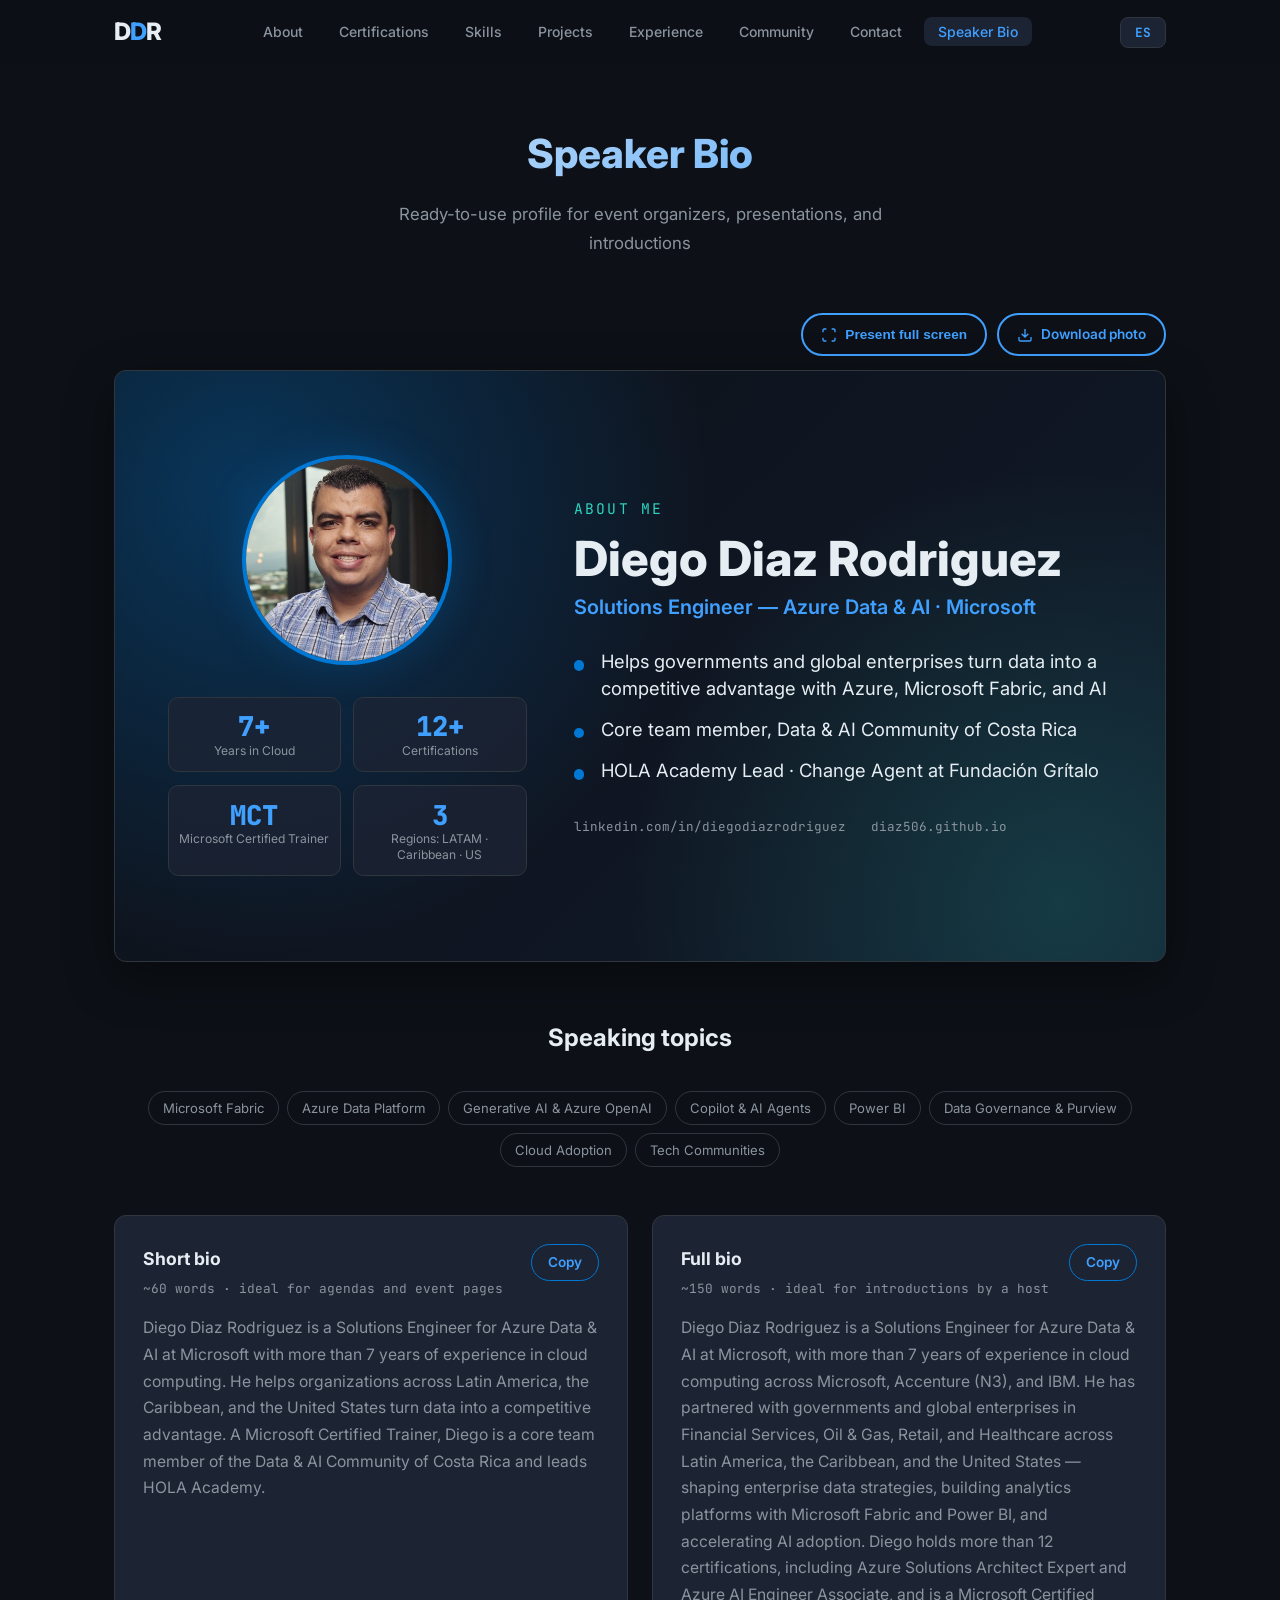
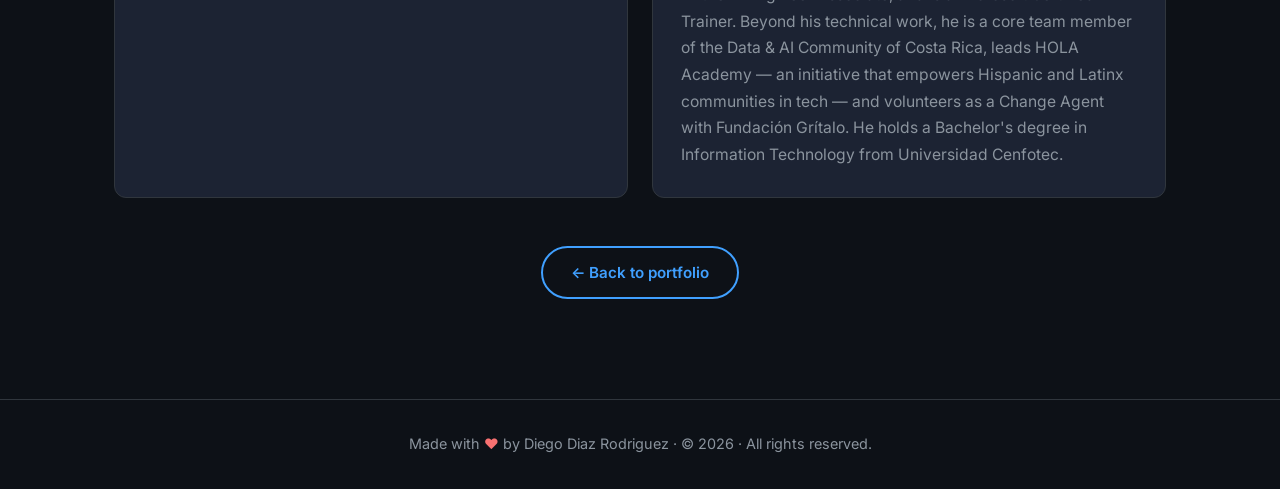
<file: bio.html>
<!DOCTYPE html>
<html lang="en" data-lang="en">
<head>
  <meta charset="UTF-8" />
  <meta name="viewport" content="width=device-width, initial-scale=1.0" />
  <title>Speaker Bio — Diego Diaz Rodriguez</title>
  <meta name="description" content="Speaker bio for Diego Diaz Rodriguez — Solutions Engineer, Azure Data & AI at Microsoft. Ready-to-use bios and an About Me slide for events and presentations." />
  <meta property="og:title" content="Speaker Bio — Diego Diaz Rodriguez" />
  <meta property="og:description" content="Ready-to-use speaker bio and About Me slide for events and presentations." />
  <meta property="og:type" content="profile" />
  <meta property="og:url" content="https://diaz506.github.io/bio.html" />
  <meta name="theme-color" content="#0d1117" />
  <link rel="preconnect" href="https://fonts.googleapis.com" />
  <link rel="preconnect" href="https://fonts.gstatic.com" crossorigin />
  <link href="https://fonts.googleapis.com/css2?family=Inter:wght@300;400;500;600;700;800&family=JetBrains+Mono:wght@400;500&display=swap" rel="stylesheet" />
  <link rel="stylesheet" href="css/style.css" />
  <link rel="icon" type="image/svg+xml" href="assets/favicon.svg" />
</head>
<body class="bio-page">

  <a href="#bio" class="skip-link">Skip to content</a>

  <!-- ═══════════════ NAVIGATION ═══════════════ -->
  <nav class="navbar scrolled" id="navbar">
    <div class="nav-container">
      <a href="index.html" class="nav-logo">D<span class="accent">D</span>R</a>
      <ul class="nav-links" id="nav-links">
        <li><a href="index.html#about" data-i18n="nav.about">About</a></li>
        <li><a href="index.html#certs" data-i18n="nav.certs">Certifications</a></li>
        <li><a href="index.html#skills" data-i18n="nav.skills">Skills</a></li>
        <li><a href="index.html#projects" data-i18n="nav.projects">Projects</a></li>
        <li><a href="index.html#experience" data-i18n="nav.experience">Experience</a></li>
        <li><a href="index.html#community" data-i18n="nav.community">Community</a></li>
        <li><a href="index.html#contact" data-i18n="nav.contact">Contact</a></li>
        <li><a href="bio.html" class="nav-bio active" aria-current="page" data-i18n="nav.bio">Speaker Bio</a></li>
      </ul>
      <div class="nav-actions">
        <button class="lang-toggle" id="lang-toggle" aria-label="Toggle language">
          <span data-i18n="lang_toggle">ES</span>
        </button>
        <button class="nav-hamburger" id="nav-hamburger" aria-label="Toggle menu" aria-expanded="false" aria-controls="nav-links">
          <span></span><span></span><span></span>
        </button>
      </div>
    </div>
  </nav>

  <main>
  <section class="section bio-section" id="bio">
    <div class="container">
      <h1 class="section-heading" data-i18n="bio.heading">Speaker Bio</h1>
      <p class="section-subtitle" data-i18n="bio.subtitle">Ready-to-use profile for event organizers, presentations, and introductions</p>

      <!-- ── About Me slide (16:9) ── -->
      <div class="bio-slide-toolbar">
        <button type="button" class="btn btn-outline btn-sm" id="bio-fullscreen">
          <svg viewBox="0 0 24 24" width="16" height="16" fill="none" stroke="currentColor" stroke-width="2" aria-hidden="true"><path d="M8 3H5a2 2 0 0 0-2 2v3M21 8V5a2 2 0 0 0-2-2h-3M3 16v3a2 2 0 0 0 2 2h3M16 21h3a2 2 0 0 0 2-2v-3"/></svg>
          <span data-i18n="bio.fullscreen">Present full screen</span>
        </button>
        <a href="assets/images/Photo.jpg" download="Diego-Diaz-Rodriguez.jpg" class="btn btn-outline btn-sm">
          <svg viewBox="0 0 24 24" width="16" height="16" fill="none" stroke="currentColor" stroke-width="2" aria-hidden="true"><path d="M21 15v4a2 2 0 0 1-2 2H5a2 2 0 0 1-2-2v-4M7 10l5 5 5-5M12 15V3"/></svg>
          <span data-i18n="bio.download_photo">Download photo</span>
        </a>
      </div>

      <div class="bio-slide" id="bio-slide">
        <div class="bio-slide-inner">
          <div class="bio-slide-left">
            <div class="bio-slide-avatar">
              <img src="assets/images/Photo.jpg" alt="Diego Diaz Rodriguez" />
            </div>
            <div class="bio-slide-stats">
              <div class="bio-stat"><span class="bio-stat-number" data-i18n="bio.stat1_number">7+</span><span class="bio-stat-label" data-i18n="bio.stat1_label">Years in Cloud</span></div>
              <div class="bio-stat"><span class="bio-stat-number" data-i18n="bio.stat2_number">12+</span><span class="bio-stat-label" data-i18n="bio.stat2_label">Certifications</span></div>
              <div class="bio-stat"><span class="bio-stat-number" data-i18n="bio.stat3_number">MCT</span><span class="bio-stat-label" data-i18n="bio.stat3_label">Microsoft Certified Trainer</span></div>
              <div class="bio-stat"><span class="bio-stat-number" data-i18n="bio.stat4_number">3</span><span class="bio-stat-label" data-i18n="bio.stat4_label">Regions: LATAM · Caribbean · US</span></div>
            </div>
          </div>
          <div class="bio-slide-right">
            <span class="bio-slide-label" data-i18n="bio.slide_label">About me</span>
            <h2 class="bio-slide-name" data-i18n="bio.slide_name">Diego Diaz Rodriguez</h2>
            <p class="bio-slide-title" data-i18n="bio.slide_title">Solutions Engineer — Azure Data &amp; AI · Microsoft</p>
            <ul class="bio-slide-points">
              <li data-i18n="bio.point1">Helps governments and global enterprises turn data into a competitive advantage with Azure, Microsoft Fabric, and AI</li>
              <li data-i18n="bio.point2">Core team member, Data &amp; AI Community of Costa Rica</li>
              <li data-i18n="bio.point3">HOLA Academy Lead · Change Agent at Fundación Grítalo</li>
            </ul>
            <div class="bio-slide-footer">
              <span>linkedin.com/in/diegodiazrodriguez</span>
              <span>diaz506.github.io</span>
            </div>
          </div>
        </div>
      </div>

      <!-- ── Speaking topics ── -->
      <h2 class="section-subheading" data-i18n="bio.topics_heading">Speaking topics</h2>
      <div class="skill-tags bio-topics">
        <span class="skill-tag">Microsoft Fabric</span>
        <span class="skill-tag">Azure Data Platform</span>
        <span class="skill-tag">Generative AI &amp; Azure OpenAI</span>
        <span class="skill-tag">Copilot &amp; AI Agents</span>
        <span class="skill-tag">Power BI</span>
        <span class="skill-tag">Data Governance &amp; Purview</span>
        <span class="skill-tag">Cloud Adoption</span>
        <span class="skill-tag">Tech Communities</span>
      </div>

      <!-- ── Copyable bios ── -->
      <div class="bio-texts">
        <article class="bio-text-card">
          <header>
            <div>
              <h3 data-i18n="bio.short_heading">Short bio</h3>
              <span class="bio-text-hint" data-i18n="bio.short_hint">~60 words · ideal for agendas and event pages</span>
            </div>
            <button type="button" class="bio-copy" data-copy-target="bio-short" data-i18n="bio.copy">Copy</button>
          </header>
          <p id="bio-short" data-i18n="bio.short">Diego Diaz Rodriguez is a Solutions Engineer for Azure Data &amp; AI at Microsoft with more than 7 years of experience in cloud computing. He helps organizations across Latin America, the Caribbean, and the United States turn data into a competitive advantage. A Microsoft Certified Trainer, Diego is a core team member of the Data &amp; AI Community of Costa Rica and leads HOLA Academy.</p>
        </article>

        <article class="bio-text-card">
          <header>
            <div>
              <h3 data-i18n="bio.long_heading">Full bio</h3>
              <span class="bio-text-hint" data-i18n="bio.long_hint">~150 words · ideal for introductions by a host</span>
            </div>
            <button type="button" class="bio-copy" data-copy-target="bio-long" data-i18n="bio.copy">Copy</button>
          </header>
          <p id="bio-long" data-i18n="bio.long">Diego Diaz Rodriguez is a Solutions Engineer for Azure Data &amp; AI at Microsoft, with more than 7 years of experience in cloud computing across Microsoft, Accenture (N3), and IBM. He has partnered with governments and global enterprises in Financial Services, Oil &amp; Gas, Retail, and Healthcare across Latin America, the Caribbean, and the United States — shaping enterprise data strategies, building analytics platforms with Microsoft Fabric and Power BI, and accelerating AI adoption. Diego holds more than 12 certifications, including Azure Solutions Architect Expert and Azure AI Engineer Associate, and is a Microsoft Certified Trainer. Beyond his technical work, he is a core team member of the Data &amp; AI Community of Costa Rica, leads HOLA Academy — an initiative that empowers Hispanic and Latinx communities in tech — and volunteers as a Change Agent with Fundación Grítalo. He holds a Bachelor's degree in Information Technology from Universidad Cenfotec.</p>
        </article>
      </div>

      <div class="bio-back">
        <a href="index.html" class="btn btn-outline" data-i18n="bio.back">← Back to portfolio</a>
      </div>
    </div>
  </section>
  </main>

  <!-- ═══════════════ FOOTER ═══════════════ -->
  <footer class="footer">
    <div class="container">
      <p>
        <span data-i18n="footer.made_with">Made with</span> <span class="heart">♥</span> <span data-i18n="footer.by">by Diego Diaz Rodriguez</span>
        &middot; &copy; 2026 &middot;
        <span data-i18n="footer.rights">All rights reserved.</span>
      </p>
    </div>
  </footer>

  <script src="js/i18n.js"></script>
  <script src="js/main.js"></script>
  <script>
    (function () {
      /* Full-screen "About me" slide */
      var slide = document.getElementById('bio-slide');
      var fsBtn = document.getElementById('bio-fullscreen');
      if (fsBtn && slide && slide.requestFullscreen) {
        fsBtn.addEventListener('click', function () { slide.requestFullscreen(); });
      } else if (fsBtn) {
        fsBtn.hidden = true;
      }

      /* Copy-to-clipboard for bios (uses whatever language is showing) */
      var labels = { en: ['Copy', 'Copied!'], es: ['Copiar', '¡Copiado!'] };
      document.querySelectorAll('.bio-copy').forEach(function (btn) {
        btn.addEventListener('click', function () {
          var el = document.getElementById(btn.getAttribute('data-copy-target'));
          var lang = document.documentElement.getAttribute('lang') === 'es' ? 'es' : 'en';
          if (!el || !navigator.clipboard) return;
          navigator.clipboard.writeText(el.textContent.trim()).then(function () {
            btn.textContent = labels[lang][1];
            btn.classList.add('copied');
            setTimeout(function () {
              var now = document.documentElement.getAttribute('lang') === 'es' ? 'es' : 'en';
              btn.textContent = labels[now][0];
              btn.classList.remove('copied');
            }, 1800);
          });
        });
      });
    })();
  </script>
</body>
</html>
</file>
<file: css/style.css>
/* ═══════════════════════════════════════════
   Diego Díaz — Personal Page Styles
   Dark theme · Azure accent · Responsive
   ═══════════════════════════════════════════ */

/* ── CSS Custom Properties ── */
:root {
  --bg:          #0d1117;
  --bg-alt:      #161b22;
  --surface:     #1c2333;
  --surface-hover:#242d3d;
  --border:      #30363d;
  --text:        #e6edf3;
  --text-muted:  #8b949e;
  --accent:      #0078d4;
  --accent-light:#40a0ff;
  --accent-glow: rgba(0, 120, 212, 0.25);
  --teal:        #2dd4bf;
  --purple:      #a78bfa;
  --orange:      #f59e0b;
  --pink:        #ec4899;
  --green:       #34d399;
  --red:         #f87171;
  --font:        'Inter', -apple-system, BlinkMacSystemFont, sans-serif;
  --mono:        'JetBrains Mono', monospace;
  --radius:      12px;
  --radius-sm:   8px;
  --transition:  0.3s cubic-bezier(0.4, 0, 0.2, 1);
  --max-width:   1100px;
}

/* ── Reset ── */
*, *::before, *::after { box-sizing: border-box; margin: 0; padding: 0; }
html { scroll-behavior: smooth; scroll-padding-top: 80px; }
body {
  font-family: var(--font);
  background: var(--bg);
  color: var(--text);
  line-height: 1.7;
  -webkit-font-smoothing: antialiased;
  overflow-x: hidden;
}
a { color: var(--accent-light); text-decoration: none; transition: color var(--transition); }
a:hover { color: var(--teal); }
a:focus-visible, button:focus-visible { outline: 2px solid var(--accent-light); outline-offset: 2px; border-radius: 4px; }
img { max-width: 100%; display: block; }
ul { list-style: none; }

/* ── Utility ── */
.container { max-width: var(--max-width); margin: 0 auto; padding: 0 24px; }
.accent { color: var(--accent-light); }

/* Skip link (accessibility) */
.skip-link {
  position: absolute; top: -100%; left: 16px;
  background: var(--accent); color: #fff;
  padding: 8px 16px; border-radius: 0 0 8px 8px;
  font-weight: 600; z-index: 2000;
  transition: top 0.2s;
}
.skip-link:focus { top: 0; }

.heart { color: var(--red); animation: heartbeat 1.5s ease-in-out infinite; }
@keyframes heartbeat {
  0%, 100% { transform: scale(1); }
  50% { transform: scale(1.15); }
}

/* ── Buttons ── */
.btn {
  display: inline-flex; align-items: center; gap: 8px;
  padding: 12px 28px; border-radius: 50px;
  font-weight: 600; font-size: 0.95rem;
  transition: all var(--transition); cursor: pointer; border: 2px solid transparent;
}
.btn-primary {
  background: var(--accent); color: #fff; border-color: var(--accent);
}
.btn-primary:hover {
  background: var(--accent-light); border-color: var(--accent-light); color: #fff;
  box-shadow: 0 0 24px var(--accent-glow);
}
.btn-outline {
  background: transparent; color: var(--accent-light); border-color: var(--accent-light);
}
.btn-outline:hover {
  background: var(--accent); color: #fff; border-color: var(--accent);
}

/* ═══════════════ NAVBAR ═══════════════ */
.navbar {
  position: fixed; top: 0; left: 0; right: 0; z-index: 1000;
  background: rgba(13, 17, 23, 0.85);
  backdrop-filter: blur(12px); -webkit-backdrop-filter: blur(12px);
  border-bottom: 1px solid transparent;
  transition: border-color var(--transition), background var(--transition);
}
.navbar.scrolled { border-bottom-color: var(--border); }
.nav-container {
  max-width: var(--max-width); margin: 0 auto; padding: 0 24px;
  display: flex; align-items: center; justify-content: space-between; height: 64px;
}
.nav-logo {
  font-size: 1.5rem; font-weight: 800; color: var(--text); letter-spacing: -1px;
}
.nav-logo:hover { color: var(--text); }
.nav-links { display: flex; gap: 8px; }
.nav-links a {
  padding: 6px 14px; border-radius: 8px;
  font-size: 0.875rem; font-weight: 500; color: var(--text-muted);
  transition: all var(--transition);
}
.nav-links a:hover, .nav-links a.active { color: var(--text); background: var(--surface); }
.nav-actions { display: flex; align-items: center; gap: 12px; }
.lang-toggle {
  background: var(--surface); color: var(--accent-light);
  border: 1px solid var(--border); border-radius: 8px;
  padding: 6px 14px; font-size: 0.8rem; font-weight: 700;
  font-family: var(--mono); cursor: pointer; transition: all var(--transition);
}
.lang-toggle:hover { background: var(--accent); color: #fff; border-color: var(--accent); }

/* Hamburger */
.nav-hamburger {
  display: none; background: none; border: none; cursor: pointer;
  width: 28px; height: 20px; position: relative; flex-direction: column; justify-content: space-between;
}
.nav-hamburger span {
  display: block; width: 100%; height: 2px; background: var(--text);
  border-radius: 2px; transition: all var(--transition);
}
.nav-hamburger.open span:nth-child(1) { transform: rotate(45deg) translate(6px, 6px); }
.nav-hamburger.open span:nth-child(2) { opacity: 0; }
.nav-hamburger.open span:nth-child(3) { transform: rotate(-45deg) translate(6px, -6px); }

/* ═══════════════ HERO ═══════════════ */
.hero {
  position: relative; min-height: 100vh;
  display: flex; flex-direction: column; align-items: center; justify-content: center;
  text-align: center; padding: 120px 24px 80px; overflow: hidden;
}
#hero-canvas {
  position: absolute; top: 0; left: 0; width: 100%; height: 100%;
  pointer-events: none; z-index: 0;
}
.hero-content { position: relative; z-index: 1; }
.hero-avatar {
  margin: 0 auto 28px;
  width: 160px; height: 160px; border-radius: 50%;
  perspective: 900px;
  animation: float 6s ease-in-out infinite;
}
/* ── Coin flip (cartoon ⇄ real photo) ── */
.coin {
  position: relative; display: block; width: 100%; height: 100%;
  padding: 0; border: 0; background: none; cursor: pointer; border-radius: 50%;
  transform-style: preserve-3d;
  transition: transform 0.9s cubic-bezier(0.34, 1.3, 0.5, 1);
}
.coin.flipped { transform: rotateY(180deg); }
.coin-face {
  position: absolute; inset: 0; border-radius: 50%; overflow: hidden;
  backface-visibility: hidden; -webkit-backface-visibility: hidden;
  border: 3px solid var(--accent);
  box-shadow: 0 0 40px var(--accent-glow), 0 0 80px rgba(0, 120, 212, 0.1),
              inset 0 0 0 3px rgba(255, 255, 255, 0.08);
}
.coin-face::after { /* metallic shine sweeping across the coin */
  content: ""; position: absolute; inset: 0; border-radius: 50%; pointer-events: none;
  background: linear-gradient(115deg, transparent 35%, rgba(255,255,255,0.28) 50%, transparent 65%);
  background-size: 250% 100%; background-position: 120% 0;
  transition: background-position 0.9s ease;
}
.coin.flipped .coin-face::after, .coin:hover .coin-face::after { background-position: -20% 0; }
.coin-back { transform: rotateY(180deg); border-color: var(--teal); }
.coin-face img { width: 100%; height: 100%; object-fit: cover; }
.coin:focus-visible { outline: 2px solid var(--accent-light); outline-offset: 6px; }
@keyframes float {
  0%, 100% { transform: translateY(0); }
  50% { transform: translateY(-10px); }
}
.hero-greeting {
  font-size: 1.1rem; color: var(--accent-light); font-weight: 500;
  letter-spacing: 2px; text-transform: uppercase; margin-bottom: 8px;
  opacity: 0; animation: fadeUp 0.8s 0.2s forwards;
}
.hero-name {
  font-size: clamp(2.5rem, 7vw, 5rem); font-weight: 800;
  line-height: 1.1; margin-bottom: 12px;
  opacity: 0; animation: fadeUp 0.8s 0.4s forwards;
}
.hero-name-text {
  background: linear-gradient(135deg, var(--text) 0%, var(--accent-light) 50%, var(--teal) 100%);
  -webkit-background-clip: text; background-clip: text; -webkit-text-fill-color: transparent;
}
.hero-title {
  font-size: clamp(1.1rem, 3vw, 1.5rem); font-weight: 400;
  color: var(--text-muted); margin-bottom: 16px;
  opacity: 0; animation: fadeUp 0.8s 0.6s forwards;
}
.hero-subtitle {
  font-size: 1rem; color: var(--text-muted); max-width: 540px; margin: 0 auto 36px;
  opacity: 0; animation: fadeUp 0.8s 0.8s forwards;
}
.hero-cta {
  display: flex; gap: 16px; justify-content: center; flex-wrap: wrap;
  opacity: 0; animation: fadeUp 0.8s 1s forwards;
}
@keyframes fadeUp {
  from { opacity: 0; transform: translateY(24px); }
  to   { opacity: 1; transform: translateY(0); }
}

/* Scroll indicator */
.hero-scroll-indicator {
  position: absolute; bottom: 32px; left: 50%; transform: translateX(-50%);
  opacity: 0; animation: fadeUp 0.8s 1.4s forwards;
}
.mouse {
  width: 26px; height: 40px; border: 2px solid var(--text-muted);
  border-radius: 14px; display: flex; justify-content: center; padding-top: 8px;
}
.mouse-wheel {
  width: 3px; height: 8px; background: var(--accent-light); border-radius: 3px;
  animation: scroll-wheel 2s infinite;
}
@keyframes scroll-wheel {
  0%   { opacity: 1; transform: translateY(0); }
  100% { opacity: 0; transform: translateY(12px); }
}

/* ═══════════════ SECTIONS ═══════════════ */
.section { padding: 100px 0; }
.section-alt { background: var(--bg-alt); }
.section-heading {
  font-size: clamp(1.8rem, 4vw, 2.5rem); font-weight: 800;
  text-align: center; margin-bottom: 12px;
  background: linear-gradient(135deg, var(--text), var(--accent-light));
  -webkit-background-clip: text; background-clip: text; -webkit-text-fill-color: transparent;
}
.section-subtitle {
  text-align: center; color: var(--text-muted); font-size: 1.05rem;
  max-width: 560px; margin: 0 auto 56px;
}

/* ── Reveal animation ── */
.reveal {
  opacity: 0; transform: translateY(32px);
  transition: opacity 0.7s var(--transition), transform 0.7s var(--transition);
}
.reveal.visible { opacity: 1; transform: translateY(0); }

/* ═══════════════ ABOUT ═══════════════ */
.about-grid {
  display: grid; grid-template-columns: 1fr 1fr; gap: 48px; align-items: center;
}
.about-text p { color: var(--text-muted); margin-bottom: 18px; font-size: 1.05rem; }
.about-highlights { display: flex; gap: 20px; flex-wrap: wrap; }
.highlight-card {
  flex: 1; min-width: 120px; text-align: center;
  background: var(--surface); border: 1px solid var(--border);
  border-radius: var(--radius); padding: 28px 16px;
  transition: all var(--transition);
}
.highlight-card:hover {
  border-color: var(--accent); transform: translateY(-4px);
  box-shadow: 0 8px 32px var(--accent-glow);
}
.highlight-number {
  display: block; font-size: 2.2rem; font-weight: 800;
  color: var(--accent-light); font-family: var(--mono);
}
.highlight-label { font-size: 0.85rem; color: var(--text-muted); }

/* ═══════════════ CERTIFICATIONS ═══════════════ */
.certs-grid {
  display: grid; grid-template-columns: repeat(auto-fill, minmax(260px, 1fr));
  gap: 20px;
}
.cert-card {
  display: flex; align-items: center; gap: 16px;
  background: var(--surface); border: 1px solid var(--border);
  border-radius: var(--radius); padding: 20px;
  transition: all var(--transition); cursor: default;
}
.cert-card:hover {
  transform: translateY(-4px); border-color: var(--accent);
  box-shadow: 0 8px 32px var(--accent-glow);
}
.cert-icon { flex-shrink: 0; width: 64px; height: 64px; }
.cert-icon img {
  width: 100%; height: 100%; object-fit: contain;
  filter: drop-shadow(0 0 8px var(--accent-glow));
  transition: transform var(--transition);
}
.cert-card:hover .cert-icon img { transform: scale(1.1); }

/* Cert level accent colors on hover */
.cert-expert:hover { border-color: var(--orange); box-shadow: 0 8px 32px rgba(245,158,11,0.2); }
.cert-associate:hover { border-color: var(--teal); box-shadow: 0 8px 32px rgba(45,212,191,0.2); }
.cert-fundamentals:hover { border-color: var(--accent-light); box-shadow: 0 8px 32px var(--accent-glow); }
.cert-specialty:hover { border-color: var(--purple); box-shadow: 0 8px 32px rgba(167,139,250,0.2); }
.cert-trainer:hover { border-color: var(--pink); box-shadow: 0 8px 32px rgba(236,72,153,0.2); }
.cert-iso:hover { border-color: var(--green); box-shadow: 0 8px 32px rgba(52,211,153,0.2); }
.cert-svg-iso { color: var(--green); }
.cert-info { flex: 1; min-width: 0; }
.cert-badge {
  display: inline-block; font-size: 0.7rem; font-weight: 700;
  text-transform: uppercase; letter-spacing: 1px;
  padding: 2px 10px; border-radius: 20px; margin-bottom: 6px;
}
.cert-badge--expert      { background: rgba(245,158,11,0.15); color: var(--orange); }
.cert-badge--associate   { background: rgba(45,212,191,0.15); color: var(--teal); }
.cert-badge--fundamentals{ background: rgba(0,120,212,0.15);  color: var(--accent-light); }
.cert-badge--specialty   { background: rgba(167,139,250,0.15); color: var(--purple); }
.cert-badge--trainer     { background: rgba(236,72,153,0.15); color: var(--pink); }
.cert-badge--iso         { background: rgba(52,211,153,0.15); color: var(--green); }

.cert-info h3 { font-size: 0.9rem; font-weight: 600; line-height: 1.3; }
.cert-code { font-size: 0.8rem; color: var(--text-muted); font-family: var(--mono); }
.certs-verify { text-align: center; margin-top: 40px; }

/* ═══════════════ SKILLS ═══════════════ */
.skills-grid {
  display: flex; flex-wrap: wrap; gap: 24px;
  justify-content: center;
}
.skills-grid > .skill-category {
  flex: 0 1 calc((100% - 48px) / 3);
  min-width: 280px;
}
.skill-category {
  background: var(--surface); border: 1px solid var(--border);
  border-radius: var(--radius); padding: 28px;
  transition: all var(--transition);
}
.skill-category:hover {
  border-color: var(--accent); box-shadow: 0 4px 24px var(--accent-glow);
}
.skill-category-header {
  display: flex; align-items: center; gap: 12px; margin-bottom: 18px;
}
.skill-icon { width: 28px; height: 28px; color: var(--accent-light); flex-shrink: 0; }
.skill-category h3 { font-size: 1rem; font-weight: 600; }
.skill-tags { display: flex; flex-wrap: wrap; gap: 8px; }
.skill-tag {
  background: var(--bg); border: 1px solid var(--border);
  padding: 5px 14px; border-radius: 20px;
  font-size: 0.82rem; color: var(--text-muted);
  transition: all var(--transition);
}
.skill-tag:hover { border-color: var(--accent-light); color: var(--accent-light); }

/* Full-width soft skills card below the grid */
.skill-category-wide {
  margin-top: 24px;
}

/* ═══════════════ PROJECTS ═══════════════ */
.projects-grid {
  display: grid; grid-template-columns: repeat(auto-fill, minmax(340px, 1fr));
  gap: 28px;
}
.project-card {
  background: var(--surface); border: 1px solid var(--border);
  border-radius: var(--radius); padding: 28px;
  display: flex; flex-direction: column;
  transition: all var(--transition);
}
.project-card:hover {
  border-color: var(--accent); transform: translateY(-4px);
  box-shadow: 0 12px 40px var(--accent-glow);
}
.project-header { display: flex; justify-content: space-between; align-items: center; margin-bottom: 18px; }
.project-icon { width: 40px; height: 40px; color: var(--accent-light); }
.project-links a { color: var(--text-muted); transition: color var(--transition); }
.project-links a:hover { color: var(--accent-light); }
.project-links svg { width: 22px; height: 22px; }
.project-name { font-size: 1.25rem; font-weight: 700; margin-bottom: 10px; }
.project-desc { color: var(--text-muted); font-size: 0.95rem; flex: 1; margin-bottom: 18px; }
.project-tech { display: flex; flex-wrap: wrap; gap: 8px; margin-bottom: 18px; }
.project-tech span {
  background: var(--bg); border: 1px solid var(--border);
  padding: 3px 12px; border-radius: 20px;
  font-size: 0.78rem; color: var(--teal); font-family: var(--mono);
}
.project-link { font-weight: 600; font-size: 0.9rem; color: var(--accent-light); }
.project-link:hover { color: var(--teal); }

/* ═══════════════ EXPERIENCE TIMELINE ═══════════════ */
.timeline { position: relative; max-width: 680px; margin: 0 auto; padding-left: 40px; }
.timeline::before {
  content: ''; position: absolute; left: 14px; top: 0; bottom: 0;
  width: 2px; background: var(--border);
}
.timeline-item { position: relative; margin-bottom: 40px; }
.timeline-dot {
  position: absolute; left: -34px; top: 6px;
  width: 14px; height: 14px; border-radius: 50%;
  background: var(--accent); border: 3px solid var(--bg);
  box-shadow: 0 0 0 3px var(--accent);
}
.timeline-dot--award { background: var(--orange); box-shadow: 0 0 0 3px var(--orange); }
.timeline-content {
  background: var(--surface); border: 1px solid var(--border);
  border-radius: var(--radius); padding: 24px;
  transition: all var(--transition);
}
.timeline-content:hover { border-color: var(--accent); }
.timeline-content--award { border-color: rgba(245,158,11,0.3); }
.timeline-content--award:hover { border-color: var(--orange); box-shadow: 0 4px 24px rgba(245,158,11,0.15); }
.timeline-content h3 { font-size: 1.1rem; margin-bottom: 4px; }
.timeline-company {
  display: inline-block; font-size: 0.85rem; color: var(--accent-light);
  font-weight: 600; margin-bottom: 4px;
}
.timeline-period {
  display: block; font-size: 0.8rem; color: var(--text-muted);
  font-family: var(--mono); margin-bottom: 10px;
}
.timeline-content p { color: var(--text-muted); font-size: 0.95rem; }

/* Section sub-heading (e.g. Education) */
.section-subheading {
  font-size: 1.5rem; font-weight: 700; text-align: center;
  margin: 64px 0 32px; color: var(--text);
}

/* Education cards */
.education-grid {
  display: grid; grid-template-columns: repeat(auto-fill, minmax(280px, 1fr));
  gap: 24px; max-width: 900px; margin: 0 auto;
}
.edu-card {
  background: var(--surface); border: 1px solid var(--border);
  border-radius: var(--radius); padding: 28px; text-align: center;
  transition: all var(--transition);
}
.edu-card:hover {
  border-color: var(--accent); transform: translateY(-4px);
  box-shadow: 0 8px 32px var(--accent-glow);
}
.edu-icon { font-size: 2rem; margin-bottom: 12px; }
.edu-card h4 { font-size: 1rem; font-weight: 600; margin-bottom: 6px; }
.edu-school { display: block; color: var(--accent-light); font-weight: 500; font-size: 0.9rem; margin-bottom: 4px; }
.edu-period { display: block; color: var(--text-muted); font-size: 0.82rem; font-family: var(--mono); }

/* ═══════════════ COMMUNITY ═══════════════ */
.community-grid {
  display: grid; grid-template-columns: repeat(auto-fit, minmax(300px, 1fr));
  gap: 28px;
}
.community-card {
  background: var(--surface); border: 1px solid var(--border);
  border-radius: var(--radius); padding: 32px; text-align: center;
  transition: all var(--transition);
}
.community-card:hover {
  border-color: var(--accent); transform: translateY(-4px);
  box-shadow: 0 8px 32px var(--accent-glow);
}
.community-icon { font-size: 2.5rem; margin-bottom: 16px; }
.community-card h3 { font-size: 1.15rem; margin-bottom: 4px; }
.community-org { display: block; color: var(--accent-light); font-weight: 600; font-size: 0.9rem; margin-bottom: 4px; }
.community-period { display: block; color: var(--text-muted); font-size: 0.82rem; margin-bottom: 14px; font-family: var(--mono); }
.community-card p { color: var(--text-muted); font-size: 0.95rem; }

/* ═══════════════ CONTACT ═══════════════ */
.contact-links {
  display: flex; justify-content: center;
  gap: 20px; max-width: 900px; margin: 0 auto;
}
.contact-card {
  display: flex; flex-direction: column; align-items: center; gap: 12px;
  background: var(--surface); border: 1px solid var(--border);
  border-radius: var(--radius); padding: 32px 20px;
  transition: all var(--transition); text-align: center;
}
.contact-card:hover {
  border-color: var(--accent); transform: translateY(-4px);
  box-shadow: 0 8px 32px var(--accent-glow); color: var(--text);
}
.contact-card svg { width: 32px; height: 32px; color: var(--accent-light); }
.contact-card span { font-weight: 600; color: var(--text-muted); transition: color var(--transition); }
.contact-card:hover span { color: var(--text); }

/* ═══════════════ FOOTER ═══════════════ */
.footer {
  padding: 32px 0; text-align: center; border-top: 1px solid var(--border);
  color: var(--text-muted); font-size: 0.9rem;
}

/* ═══════════════ RESPONSIVE ═══════════════ */
@media (max-width: 1024px) {
  .skills-grid > .skill-category { flex: 0 1 calc((100% - 24px) / 2); }
}

@media (max-width: 768px) {
  .nav-links { 
    display: none; flex-direction: column; gap: 0;
    position: absolute; top: 64px; left: 0; right: 0;
    background: var(--bg-alt); border-bottom: 1px solid var(--border);
    padding: 12px 0;
  }
  .nav-links.open { display: flex; }
  .nav-links a { padding: 12px 24px; border-radius: 0; }
  .nav-hamburger { display: flex; }
  .about-grid { grid-template-columns: 1fr; gap: 32px; }
  .about-highlights { justify-content: center; }
  .certs-grid { grid-template-columns: 1fr; }
  .skills-grid > .skill-category { flex: 1 1 100%; }
  .projects-grid { grid-template-columns: 1fr; }
  .community-grid { grid-template-columns: 1fr; }
  .contact-links { flex-direction: column; align-items: center; }
  .hero-cta { flex-direction: column; align-items: center; }
}

@media (max-width: 480px) {
  .section { padding: 64px 0; }
  .hero { padding: 100px 16px 60px; }
  .contact-links { flex-direction: column; align-items: center; }
  .about-highlights { flex-direction: column; align-items: center; }
  .highlight-card { min-width: 100%; }
}

/* ═══════════════ REDUCED MOTION ═══════════════ */
@media (prefers-reduced-motion: reduce) {
  *, *::before, *::after { animation-duration: 0.01ms !important; animation-iteration-count: 1 !important; transition-duration: 0.01ms !important; }
  html { scroll-behavior: auto; }
  .reveal { opacity: 1; transform: none; }
  /* No spin: simple cross-fade between the two photos */
  .coin, .coin.flipped { transform: none; }
  .coin-back { transform: none; opacity: 0; transition: opacity 0.3s !important; transition-duration: 0.3s !important; }
  .coin.flipped .coin-back { opacity: 1; }
}

/* ═══════════════ SPEAKER BIO PAGE ═══════════════ */
.nav-bio { color: var(--accent-light) !important; }
.bio-section { padding-top: 120px; }
.bio-section .section-heading, .bio-section .section-subtitle { text-align: center; }
.btn-sm { padding: 8px 18px; font-size: 0.85rem; }

.bio-slide-toolbar { display: flex; justify-content: flex-end; flex-wrap: wrap; gap: 10px; margin-bottom: 14px; }

/* 16:9 slide — sizes scale with the slide's own width (container query units) */
.bio-slide {
  container-type: inline-size;
  aspect-ratio: 16 / 9; width: 100%;
  border-radius: var(--radius); overflow: hidden;
  border: 1px solid var(--border);
  background:
    radial-gradient(circle at 12% 20%, rgba(0, 120, 212, 0.35), transparent 45%),
    radial-gradient(circle at 90% 90%, rgba(45, 212, 191, 0.18), transparent 40%),
    linear-gradient(135deg, #0d1117 0%, #111a2b 100%);
  box-shadow: 0 16px 48px rgba(0, 0, 0, 0.45);
}
.bio-slide-inner {
  display: grid; grid-template-columns: 38% 1fr; height: 100%;
  padding: 5cqw; gap: 4.5cqw; align-items: center;
}
.bio-slide-left { display: flex; flex-direction: column; align-items: center; gap: 3cqw; }
.bio-slide-avatar {
  width: 20cqw; height: 20cqw; border-radius: 50%; overflow: hidden;
  border: 0.4cqw solid var(--accent); box-shadow: 0 0 4cqw var(--accent-glow);
}
.bio-slide-avatar img { width: 100%; height: 100%; object-fit: cover; }
.bio-slide-stats { display: grid; grid-template-columns: 1fr 1fr; gap: 1.2cqw; width: 100%; }
.bio-stat {
  background: rgba(28, 35, 51, 0.75); border: 1px solid var(--border);
  border-radius: 1cqw; padding: 1.2cqw 0.8cqw; text-align: center;
}
.bio-stat-number { display: block; font-family: var(--mono); font-weight: 800; font-size: 2.6cqw; color: var(--accent-light); line-height: 1.2; }
.bio-stat-label { display: block; font-size: 1.15cqw; color: var(--text-muted); line-height: 1.3; }
.bio-slide-label {
  display: inline-block; font-family: var(--mono); font-size: 1.4cqw; letter-spacing: 0.15em;
  text-transform: uppercase; color: var(--teal); margin-bottom: 1cqw;
}
.bio-slide-name { font-size: 4.6cqw; font-weight: 800; line-height: 1.1; margin-bottom: 0.8cqw; }
.bio-slide-title { font-size: 1.9cqw; color: var(--accent-light); font-weight: 600; margin-bottom: 2.6cqw; line-height: 1.35; }
.bio-slide-points { display: flex; flex-direction: column; gap: 1.4cqw; }
.bio-slide-points li {
  position: relative; padding-left: 2.6cqw;
  font-size: 1.75cqw; line-height: 1.45; color: var(--text);
}
.bio-slide-points li::before {
  content: ""; position: absolute; left: 0; top: 0.65em;
  width: 1cqw; height: 1cqw; border-radius: 50%; background: var(--accent);
}
.bio-slide-footer {
  display: flex; gap: 2.4cqw; margin-top: 3cqw;
  font-family: var(--mono); font-size: 1.2cqw; color: var(--text-muted);
}

/* Full-screen presentation mode */
.bio-slide:fullscreen {
  width: 100vw; height: 100vh; aspect-ratio: auto; border: 0; border-radius: 0;
  display: flex; align-items: center; justify-content: center;
}
.bio-slide:fullscreen .bio-slide-inner { width: min(100vw, 177.78vh); height: min(100vh, 56.25vw); }
.bio-slide:fullscreen { container-type: normal; }
.bio-slide:fullscreen .bio-slide-inner { container-type: inline-size; }

.bio-topics { justify-content: center; margin-bottom: 48px; }
.bio-section .section-subheading { text-align: center; margin-top: 56px; }

.bio-texts { display: grid; grid-template-columns: 1fr 1fr; gap: 24px; }
.bio-text-card {
  background: var(--surface); border: 1px solid var(--border);
  border-radius: var(--radius); padding: 28px;
}
.bio-text-card header { display: flex; justify-content: space-between; align-items: flex-start; gap: 16px; margin-bottom: 14px; }
.bio-text-card h3 { font-size: 1.1rem; }
.bio-text-hint { font-size: 0.8rem; color: var(--text-muted); font-family: var(--mono); }
.bio-text-card p { color: var(--text-muted); font-size: 0.98rem; }
.bio-copy {
  flex-shrink: 0; cursor: pointer; font: inherit; font-size: 0.85rem; font-weight: 600;
  padding: 6px 16px; border-radius: 50px;
  background: transparent; color: var(--accent-light); border: 1px solid var(--accent);
  transition: all var(--transition);
}
.bio-copy:hover { background: var(--accent); color: #fff; }
.bio-copy.copied { background: var(--green); border-color: var(--green); color: #0d1117; }
.bio-back { text-align: center; margin-top: 48px; }

@media (max-width: 768px) {
  .bio-texts { grid-template-columns: 1fr; }
  .bio-slide-toolbar { justify-content: center; }
  /* Stack the slide on phones so text stays readable */
  .bio-slide:not(:fullscreen) { aspect-ratio: auto; }
  .bio-slide:not(:fullscreen) .bio-slide-inner { grid-template-columns: 1fr; padding: 8cqw 6cqw; gap: 6cqw; text-align: center; }
  .bio-slide:not(:fullscreen) .bio-slide-avatar { width: 38cqw; height: 38cqw; }
  .bio-slide:not(:fullscreen) .bio-stat-number { font-size: 6.5cqw; }
  .bio-slide:not(:fullscreen) .bio-stat-label { font-size: 3.2cqw; }
  .bio-slide:not(:fullscreen) .bio-stat { padding: 3cqw 2cqw; border-radius: 2.5cqw; }
  .bio-slide:not(:fullscreen) .bio-slide-stats { gap: 3cqw; }
  .bio-slide:not(:fullscreen) .bio-slide-label { font-size: 3.4cqw; }
  .bio-slide:not(:fullscreen) .bio-slide-name { font-size: 9cqw; }
  .bio-slide:not(:fullscreen) .bio-slide-title { font-size: 4.4cqw; }
  .bio-slide:not(:fullscreen) .bio-slide-points { text-align: left; gap: 3cqw; }
  .bio-slide:not(:fullscreen) .bio-slide-points li { font-size: 4.2cqw; padding-left: 5.5cqw; }
  .bio-slide:not(:fullscreen) .bio-slide-points li::before { width: 2.2cqw; height: 2.2cqw; }
  .bio-slide:not(:fullscreen) .bio-slide-footer { flex-direction: column; gap: 1cqw; font-size: 3.2cqw; margin-top: 5cqw; }
}
</file>
